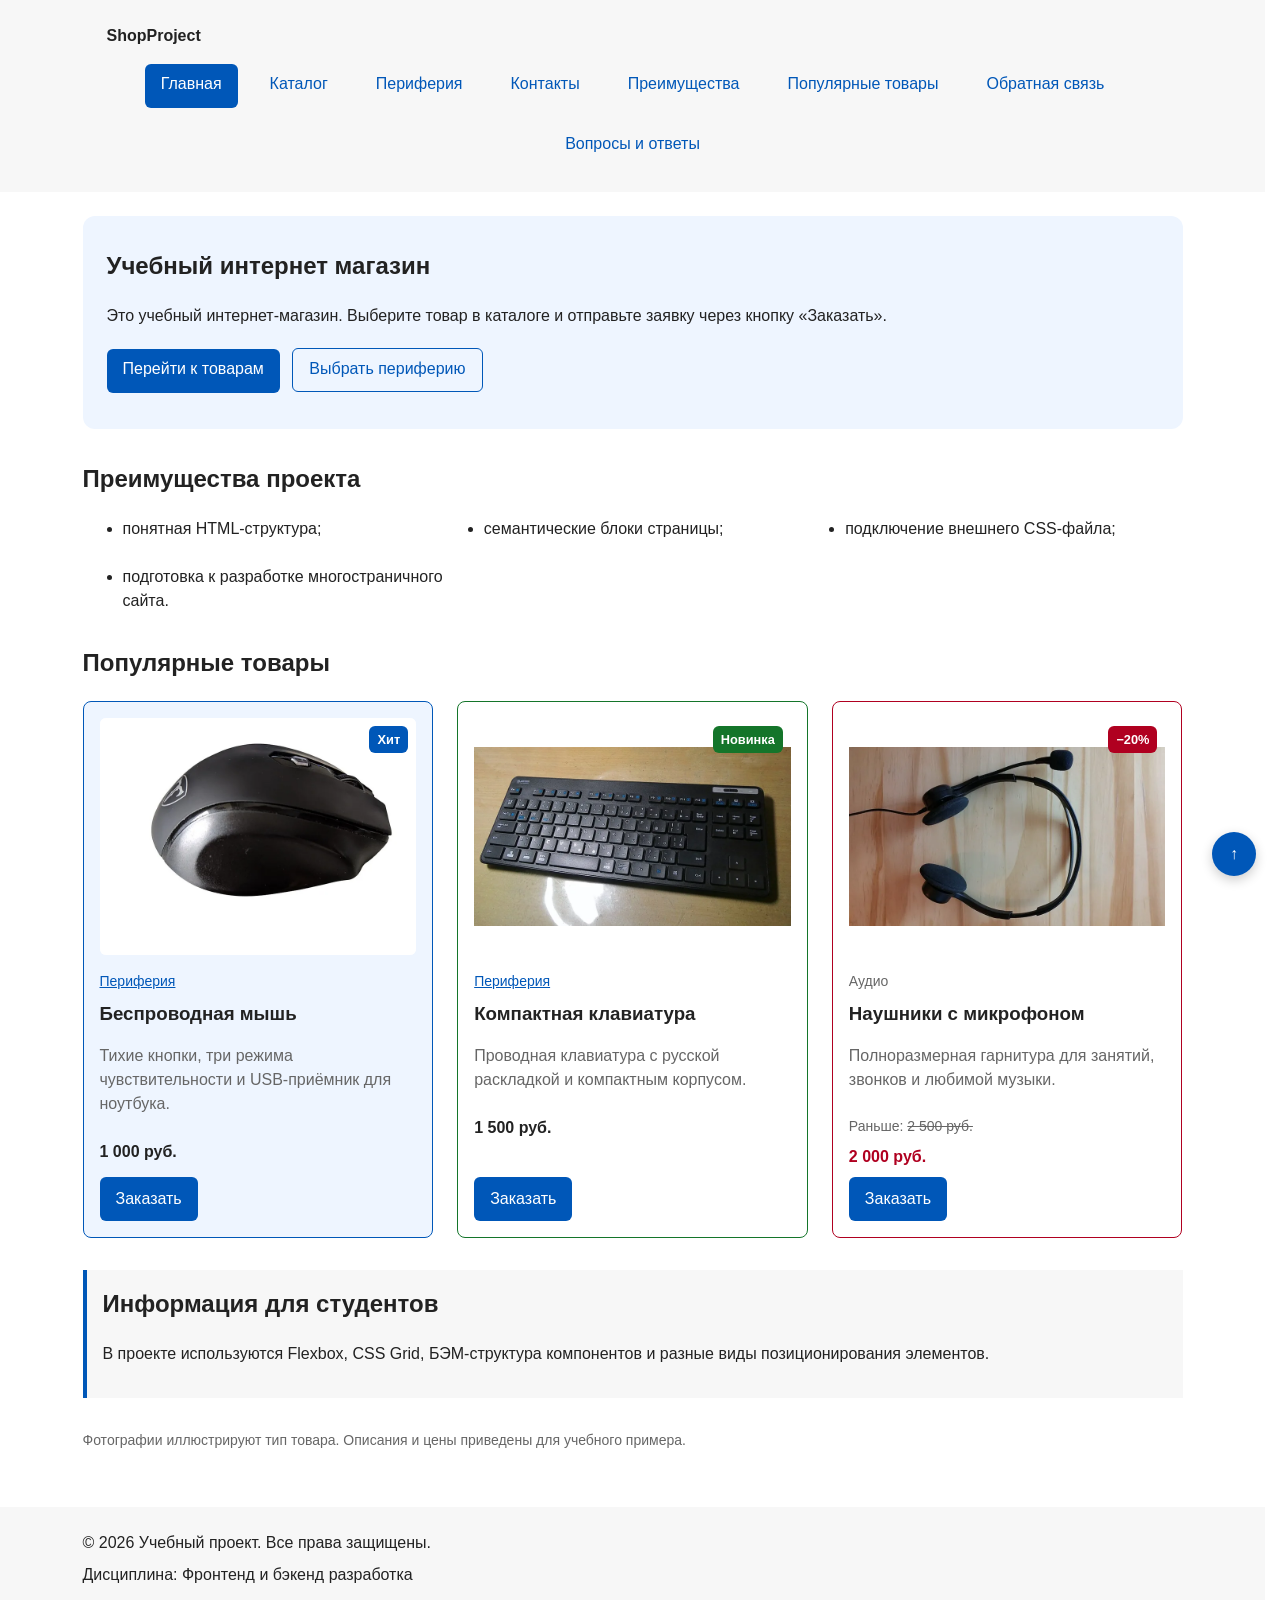
<file: index.html>
<!doctype html>
<html lang="ru">
  <head>
    <meta charset="UTF-8" />
    <meta name="viewport" content="width=device-width, initial-scale=1.0" />
    <meta
      name="description"
      content="Главная страница учебного интернет-магазина: преимущества проекта и популярные товары."
    />
    <title>Учебный интернет магазин</title>
    <link rel="stylesheet" href="css/style.css" />
    <script src="js/main.js" defer></script>
  </head>

  <body>
    <a class="skip-link" href="#main-content">Перейти к содержимому</a>
    <header class="site-header">
      <div class="site-header__inner">
        <a class="site-header__logo" href="index.html">ShopProject</a>

        <nav class="site-nav" aria-label="Основная навигация">
          <ul class="site-nav__list">
            <li class="site-nav__item">
              <a class="site-nav__link site-nav__link--active" href="index.html" aria-current="page"
                >Главная</a
              >
            </li>
            <li class="site-nav__item">
              <a class="site-nav__link" href="catalog.html">Каталог</a>
            </li>
            <li class="site-nav__item"><a class="site-nav__link" href="category.html">Периферия</a></li>
            <li class="site-nav__item">
              <a class="site-nav__link" href="contacts.html">Контакты</a>
            </li>
            <li class="site-nav__item">
              <a class="site-nav__link" href="index.html#advantages"
                >Преимущества</a
              >
            </li>
            <li class="site-nav__item">
              <a class="site-nav__link" href="index.html#popular"
                >Популярные товары</a
              >
            </li>
            <li class="site-nav__item">
              <a class="site-nav__link" href="contacts.html#feedback"
                >Обратная связь</a
              >
            </li>
            <li class="site-nav__item"><a class="site-nav__link" href="catalog.html#faq">Вопросы и ответы</a></li>
          </ul>
        </nav>
      </div>
    </header>

    <main id="main-content" tabindex="-1">
      <section class="hero">
        <h1 class="hero__title">Учебный интернет магазин</h1>
        <p class="hero__description">
          Это учебный интернет-магазин. Выберите товар в каталоге и отправьте
          заявку через кнопку «Заказать».
        </p>
        <a class="button button--primary hero__link" href="#popular">Перейти к товарам</a>
        <a class="button button--secondary hero__link" href="category.html">Выбрать периферию</a>
      </section>

      <section class="section" id="advantages">
        <h2 class="section__title">Преимущества проекта</h2>
        <ul class="advantages-list">
          <li>понятная HTML-структура;</li>
          <li>семантические блоки страницы;</li>
          <li>подключение внешнего CSS-файла;</li>
          <li>подготовка к разработке многостраничного сайта.</li>
        </ul>
      </section>

      <section class="section" id="popular">
        <h2 class="section__title">Популярные товары</h2>

        <div class="products-grid">
            <article class="product-card product-card--featured" id="product-1">
              <span class="product-card__badge">Хит</span>
              <div class="product-card__media">
                <img class="product-card__img" src="images/mouse.webp" width="800" height="600" alt="Чёрная беспроводная компьютерная мышь" loading="lazy" decoding="async" />
                <span class="product-card__fallback" hidden>Фотография временно недоступна</span>
              </div>
              <p class="product-card__category"><a href="category.html">Периферия</a></p>
              <h3 class="product-card__title">Беспроводная мышь</h3>
              <p class="product-card__description">Тихие кнопки, три режима чувствительности и USB-приёмник для ноутбука.</p>
              <p class="product-card__price">1 000 руб.</p>
              <button class="button button--primary product-card__button" type="button" data-product="Беспроводная мышь" aria-haspopup="dialog" aria-controls="order-dialog" aria-label="Заказать: Беспроводная мышь">Заказать</button>
            </article>

            <article class="product-card product-card--new" id="product-2">
              <span class="product-card__badge">Новинка</span>
              <div class="product-card__media">
                <img class="product-card__img" src="images/keyboard.webp" width="800" height="450" alt="Компактная чёрная клавиатура" loading="lazy" decoding="async" />
                <span class="product-card__fallback" hidden>Фотография временно недоступна</span>
              </div>
              <p class="product-card__category"><a href="category.html">Периферия</a></p>
              <h3 class="product-card__title">Компактная клавиатура</h3>
              <p class="product-card__description">Проводная клавиатура с русской раскладкой и компактным корпусом.</p>
              <p class="product-card__price">1 500 руб.</p>
              <button class="button button--primary product-card__button" type="button" data-product="Компактная клавиатура" aria-haspopup="dialog" aria-controls="order-dialog" aria-label="Заказать: Компактная клавиатура">Заказать</button>
            </article>

            <article class="product-card product-card--discount" id="product-3">
              <span class="product-card__badge">−20%</span>
              <div class="product-card__media">
                <img class="product-card__img" src="images/headphones.webp" width="800" height="450" alt="Полноразмерные наушники с микрофоном" loading="lazy" decoding="async" />
                <span class="product-card__fallback" hidden>Фотография временно недоступна</span>
              </div>
              <p class="product-card__category">Аудио</p>
              <h3 class="product-card__title">Наушники с микрофоном</h3>
              <p class="product-card__description">Полноразмерная гарнитура для занятий, звонков и любимой музыки.</p>
              <p class="product-card__old-price">Раньше: <del>2 500 руб.</del></p>
              <p class="product-card__price">2 000 руб.</p>
              <button class="button button--primary product-card__button" type="button" data-product="Наушники с микрофоном" aria-haspopup="dialog" aria-controls="order-dialog" aria-label="Заказать: Наушники с микрофоном">Заказать</button>
            </article>
        </div>
      </section>

      <aside class="aside-info">
        <h2 class="aside-info__title">Информация для студентов</h2>
        <p class="aside-info__text">
          В проекте используются Flexbox, CSS Grid, БЭМ-структура компонентов и
          разные виды позиционирования элементов.
        </p>
      </aside>
      <p class="section image-note">Фотографии иллюстрируют тип товара. Описания и цены приведены для учебного примера.</p>
    </main>

    <dialog class="order-dialog" id="order-dialog" aria-labelledby="order-dialog-title" aria-describedby="order-dialog-description">
      <div class="order-dialog__header">
        <h2 class="order-dialog__title" id="order-dialog-title" tabindex="-1" autofocus>Оформление заявки</h2>
        <button class="order-dialog__close" type="button" data-close-dialog aria-label="Закрыть окно заявки">×</button>
      </div>
      <p class="order-dialog__description" id="order-dialog-description">Заполните форму, чтобы подготовить учебную заявку. Данные не отправляются на сервер.</p>
      <div class="order-dialog__product">
        <p id="order-product-name"></p>
        <p class="order-dialog__price" id="order-product-price"></p>
      </div>
      <form class="order-form" id="order-form" action="#" method="post" novalidate>
        <p class="order-form__hint">Поля со звёздочкой (*) обязательны.</p>
        <p class="order-form__summary" id="order-errors" role="alert" aria-atomic="true"></p>
        <input id="selected-product" name="selected-product" type="hidden" />
        <div class="order-form__grid">
          <div class="order-form__field">
            <label class="order-form__label" for="order-name">Имя <span aria-hidden="true">*</span></label>
            <input class="order-form__input" id="order-name" name="name" type="text" autocomplete="name" maxlength="80" required aria-describedby="order-name-hint order-name-error" />
            <small class="order-form__hint" id="order-name-hint">Например, Анна</small>
            <span class="order-form__error" id="order-name-error"></span>
          </div>
          <div class="order-form__field">
            <label class="order-form__label" for="order-email">E-mail <span aria-hidden="true">*</span></label>
            <input class="order-form__input" id="order-email" name="email" type="email" autocomplete="email" maxlength="120" required aria-describedby="order-email-hint order-email-error" />
            <small class="order-form__hint" id="order-email-hint">Например, anna@example.com</small>
            <span class="order-form__error" id="order-email-error"></span>
          </div>
          <div class="order-form__field">
            <label class="order-form__label" for="order-phone">Телефон <span aria-hidden="true">*</span></label>
            <input class="order-form__input" id="order-phone" name="phone" type="tel" autocomplete="tel" inputmode="tel" maxlength="30" required aria-describedby="order-phone-hint order-phone-error" />
            <small class="order-form__hint" id="order-phone-hint">Можно ввести +7 (900) 123-45-67, +79001234567 или 89001234567.</small>
            <span class="order-form__error" id="order-phone-error"></span>
          </div>
          <div class="order-form__field">
            <label class="order-form__label" for="order-date">Дата связи (необязательно)</label>
            <input class="order-form__input" id="order-date" name="date" type="date"  aria-describedby="order-date-hint order-date-error" />
            <small class="order-form__hint" id="order-date-hint">Необязательно. Выберите сегодня или более позднюю дату.</small>
            <span class="order-form__error" id="order-date-error"></span>
          </div>
        </div>
        <div class="order-form__field">
          <label class="order-form__label" for="order-topic">Тема заявки <span aria-hidden="true">*</span></label>
          <select class="order-form__select" id="order-topic" name="topic" required aria-describedby="order-topic-error">
            <option value="">Выберите тему</option>
            <option value="product" selected>Заказ товара</option>
            <option value="consultation">Консультация</option>
            <option value="delivery">Доставка</option>
          </select>
          <span class="order-form__error" id="order-topic-error"></span>
        </div>
        <div class="order-form__field">
          <label class="order-form__label" for="order-comment">Комментарий (необязательно)</label>
          <textarea class="order-form__textarea" id="order-comment" name="comment" rows="3" maxlength="1000" aria-describedby="order-comment-hint"></textarea>
          <small class="order-form__hint" id="order-comment-hint">Дополнительные пожелания, до 1 000 символов.</small>
        </div>
        <div class="order-form__field">
          <label class="order-form__checkbox-label" for="order-agreement">
            <input class="order-form__checkbox" id="order-agreement" name="agreement" type="checkbox" required aria-describedby="order-agreement-error" />
            <span>Я согласен на обработку данных <span aria-hidden="true">*</span></span>
          </label>
          <span class="order-form__error" id="order-agreement-error"></span>
        </div>
        <div class="order-form__actions">
          <button class="button button--secondary" type="button" id="close-order-dialog" data-close-dialog>Отмена</button>
          <button class="button button--primary" type="submit">Отправить заявку</button>
        </div>
      </form>
      <div class="order-dialog__success" id="order-success" hidden>
        <h3 id="success-message" tabindex="-1">Учебная заявка заполнена</h3>
        <p>Все поля заполнены верно. Данные не отправлены на сервер; заказ и оплата не выполняются.</p>
        <button class="button button--primary" type="button" data-close-dialog>Вернуться к товарам</button>
      </div>
    </dialog>

    <a class="back-to-top" href="#" aria-label="Вернуться в начало страницы"
      >↑</a
    >

    <footer class="site-footer" id="contacts">
      <p class="site-footer__text">&copy; 2026 Учебный проект. Все права защищены.</p>
      <p class="site-footer__text">Дисциплина: Фронтенд и бэкенд разработка</p>
    </footer>
  </body>
</html>
</file>
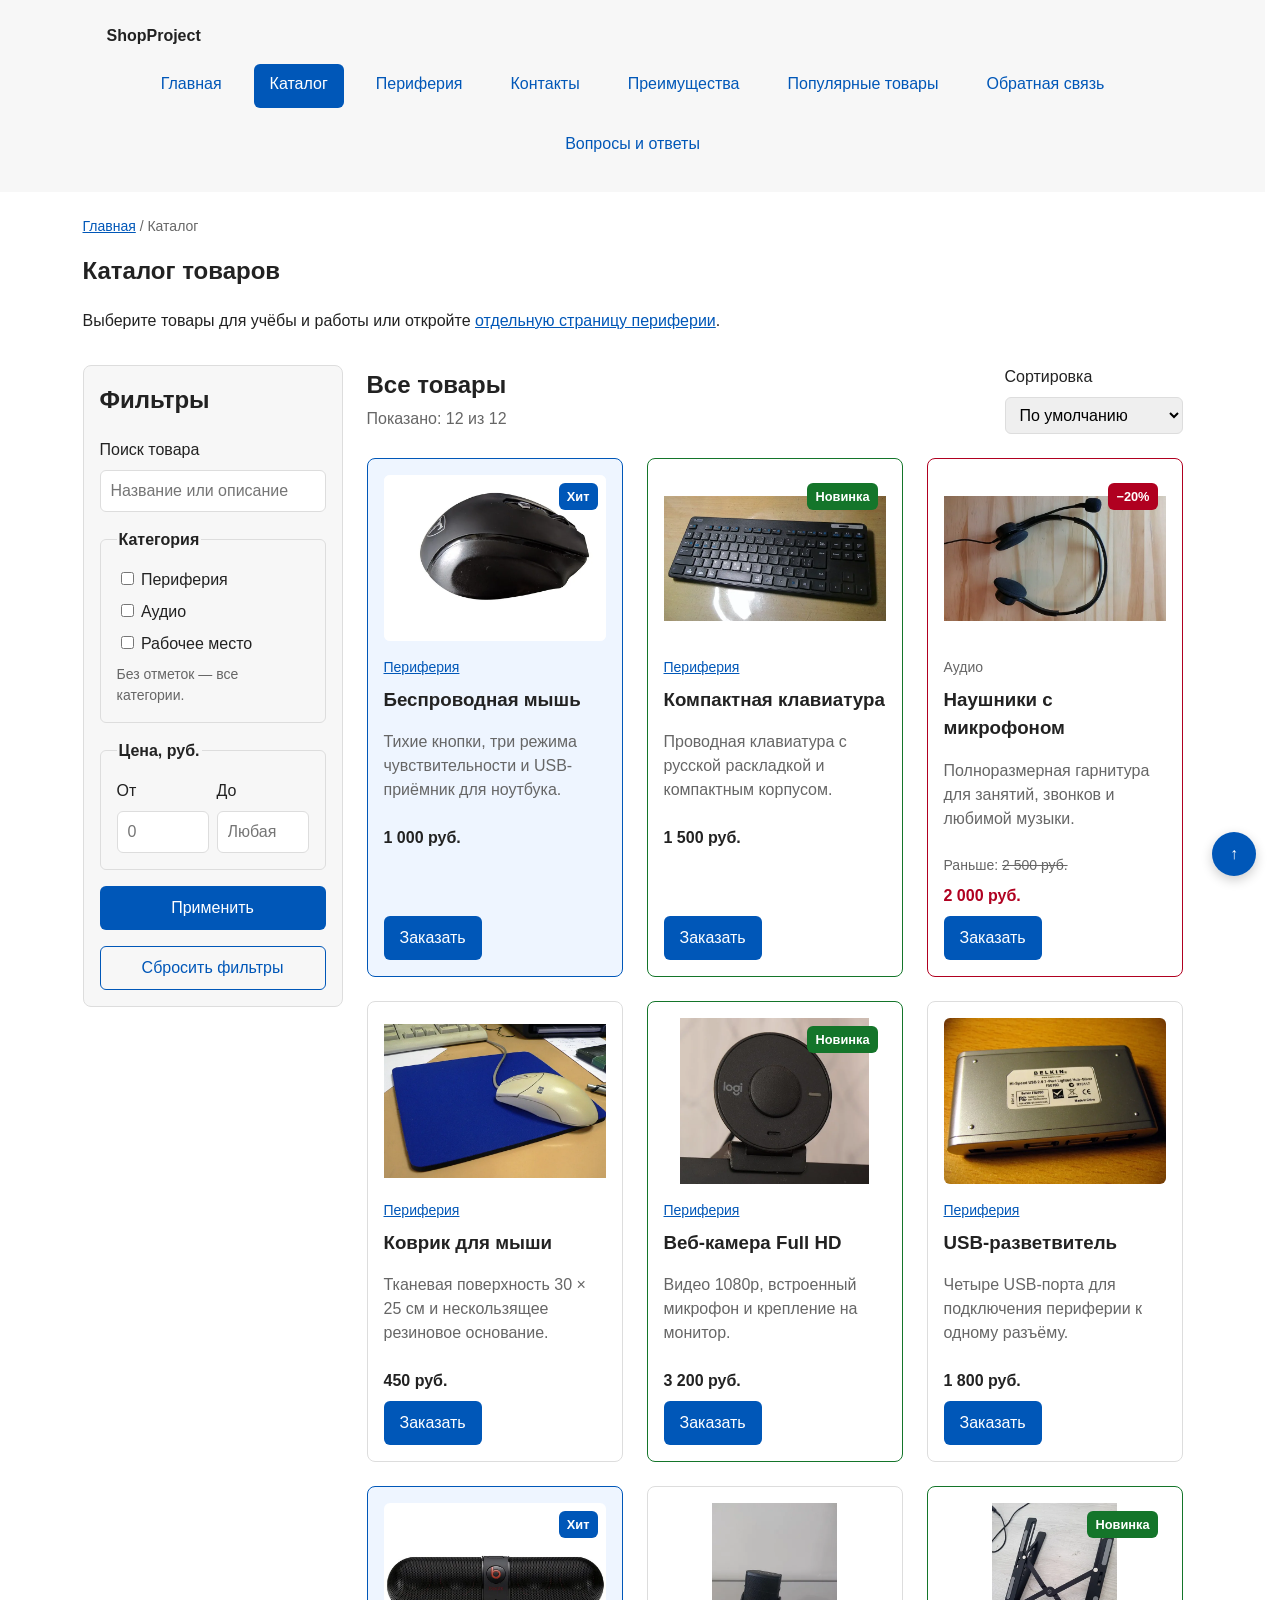
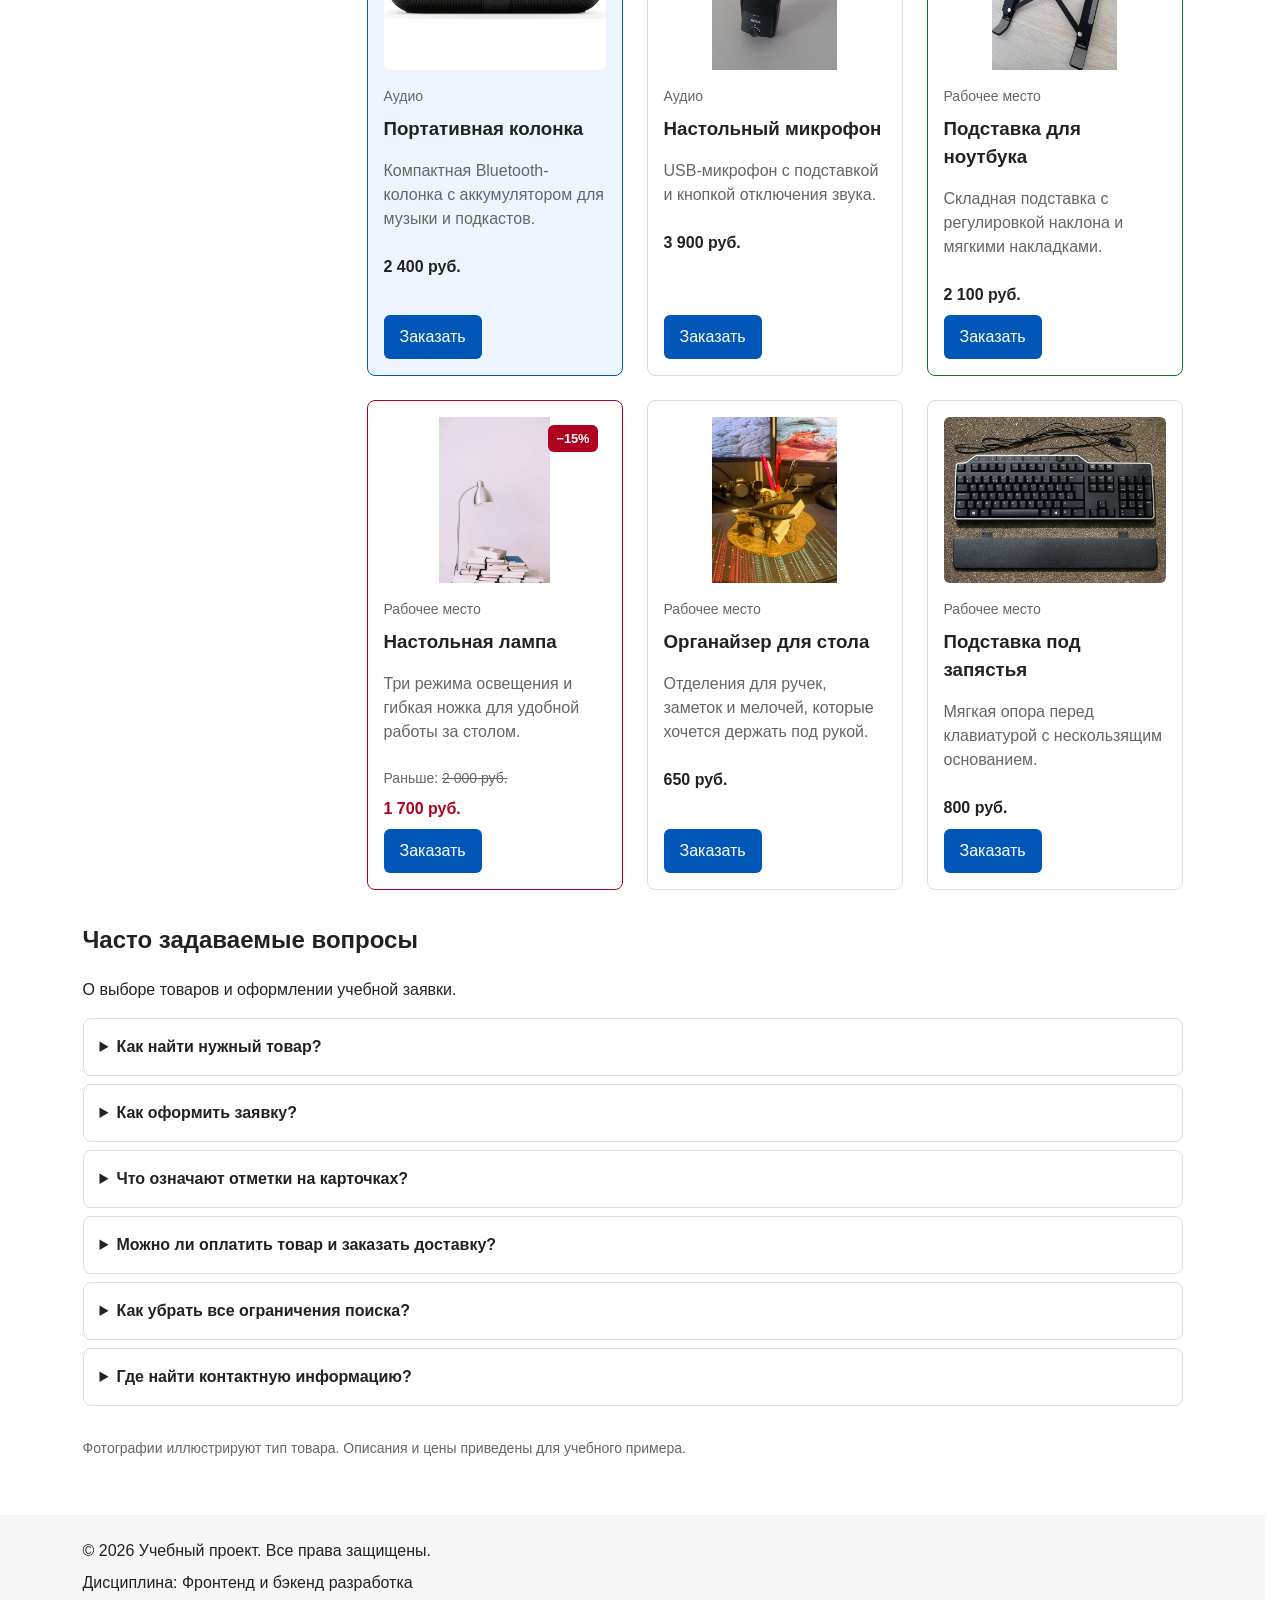
<file: catalog.html>
<!doctype html>
<html lang="ru">
  <head>
    <meta charset="UTF-8" />
    <meta name="viewport" content="width=device-width, initial-scale=1.0" />
    <meta
      name="description"
      content="Каталог товаров учебного интернет-магазина."
    />
    <title>Каталог товаров — Учебный интернет-магазин</title>
    <link rel="stylesheet" href="css/style.css" />
    <script src="js/main.js" defer></script>
    <script src="js/catalog.js" defer></script>
  </head>
  <body>
    <a class="skip-link" href="#main-content">Перейти к содержимому</a>
    <header class="site-header">
      <div class="site-header__inner">
        <a class="site-header__logo" href="index.html">ShopProject</a>

        <nav class="site-nav" aria-label="Основная навигация">
          <ul class="site-nav__list">
            <li class="site-nav__item"><a class="site-nav__link" href="index.html">Главная</a></li>
            <li class="site-nav__item"><a class="site-nav__link site-nav__link--active" href="catalog.html" aria-current="page">Каталог</a></li>
            <li class="site-nav__item"><a class="site-nav__link" href="category.html">Периферия</a></li>
            <li class="site-nav__item"><a class="site-nav__link" href="contacts.html">Контакты</a></li>
            <li class="site-nav__item"><a class="site-nav__link" href="index.html#advantages">Преимущества</a></li>
            <li class="site-nav__item"><a class="site-nav__link" href="index.html#popular">Популярные товары</a></li>
            <li class="site-nav__item"><a class="site-nav__link" href="contacts.html#feedback">Обратная связь</a></li>
            <li class="site-nav__item"><a class="site-nav__link" href="catalog.html#faq">Вопросы и ответы</a></li>
          </ul>
        </nav>
      </div>
    </header>

    <main id="main-content" tabindex="-1">
      <nav class="breadcrumbs" aria-label="Хлебные крошки">
        <a class="breadcrumbs__link" href="index.html">Главная</a>
        <span class="breadcrumbs__current">Каталог</span>
      </nav>

      <section class="section">
        <h1 class="section__title" id="catalog-title">Каталог товаров</h1>
        <p class="section__text">
          Выберите товары для учёбы и работы или откройте <a href="category.html">отдельную страницу периферии</a>.
        </p>
      </section>

      <div class="catalog-layout">
        <aside class="catalog-filters" aria-labelledby="filters-title">
          <h2 class="catalog-filters__title" id="filters-title">Фильтры</h2>
          <form class="filters-form" id="catalog-filters" action="catalog.html" method="get" novalidate>
            <div>
              <label class="filters-form__label" for="product-search">Поиск товара</label>
              <input class="filters-form__input" id="product-search" name="search" type="search" placeholder="Название или описание" />
            </div>
            <fieldset class="filters-form__fieldset">
              <legend class="filters-form__legend">Категория</legend>
              <label class="filters-form__label">
                <input class="filters-form__checkbox" type="checkbox" name="category" value="peripherals" /> Периферия
              </label>
              <label class="filters-form__label">
                <input class="filters-form__checkbox" type="checkbox" name="category" value="audio" /> Аудио
              </label>
              <label class="filters-form__label">
                <input class="filters-form__checkbox" type="checkbox" name="category" value="workspace" /> Рабочее место
              </label>
              <p class="filters-form__hint">Без отметок — все категории.</p>
            </fieldset>
            <fieldset class="filters-form__fieldset">
              <legend class="filters-form__legend">Цена, руб.</legend>
              <div class="filters-form__range">
                <div>
                  <label class="filters-form__label" for="price-from">От</label>
                  <input class="filters-form__input" id="price-from" name="price-from" type="number" min="0" step="1" placeholder="0" />
                </div>
                <div>
                  <label class="filters-form__label" for="price-to">До</label>
                  <input class="filters-form__input" id="price-to" name="price-to" type="number" min="0" step="1" placeholder="Любая" />
                </div>
              </div>
            </fieldset>
            <button class="button button--primary" type="submit">Применить</button>
            <button class="button button--secondary" type="reset">Сбросить фильтры</button>
          </form>
        </aside>

        <section class="catalog-products" aria-labelledby="products-title">
          <div class="catalog-products__toolbar">
            <div>
              <h2 class="catalog-products__title" id="products-title">Все товары</h2>
              <p class="catalog-products__count" id="products-count" role="status" aria-live="polite" aria-atomic="true">Показано: 12 из 12</p>
            </div>
            <div class="catalog-products__sorting">
              <label class="filters-form__label" for="product-sort">Сортировка</label>
              <select class="filters-form__input" id="product-sort">
                <option value="default">По умолчанию</option>
                <option value="price-asc">Сначала дешевле</option>
                <option value="price-desc">Сначала дороже</option>
                <option value="name">По названию</option>
              </select>
            </div>
          </div>
          <div class="products-grid" id="catalog-grid">
            <article class="product-card product-card--featured" id="product-1" data-category="peripherals" data-price="1000">
              <span class="product-card__badge">Хит</span>
              <div class="product-card__media">
                <img class="product-card__img" src="images/mouse.webp" width="800" height="600" alt="Чёрная беспроводная компьютерная мышь" loading="lazy" decoding="async" />
                <span class="product-card__fallback" hidden>Фотография временно недоступна</span>
              </div>
              <p class="product-card__category"><a href="category.html">Периферия</a></p>
              <h3 class="product-card__title">Беспроводная мышь</h3>
              <p class="product-card__description">Тихие кнопки, три режима чувствительности и USB-приёмник для ноутбука.</p>
              <p class="product-card__price">1 000 руб.</p>
              <button class="button button--primary product-card__button" type="button" data-product="Беспроводная мышь" aria-haspopup="dialog" aria-controls="order-dialog" aria-label="Заказать: Беспроводная мышь">Заказать</button>
            </article>

            <article class="product-card product-card--new" id="product-2" data-category="peripherals" data-price="1500">
              <span class="product-card__badge">Новинка</span>
              <div class="product-card__media">
                <img class="product-card__img" src="images/keyboard.webp" width="800" height="450" alt="Компактная чёрная клавиатура" loading="lazy" decoding="async" />
                <span class="product-card__fallback" hidden>Фотография временно недоступна</span>
              </div>
              <p class="product-card__category"><a href="category.html">Периферия</a></p>
              <h3 class="product-card__title">Компактная клавиатура</h3>
              <p class="product-card__description">Проводная клавиатура с русской раскладкой и компактным корпусом.</p>
              <p class="product-card__price">1 500 руб.</p>
              <button class="button button--primary product-card__button" type="button" data-product="Компактная клавиатура" aria-haspopup="dialog" aria-controls="order-dialog" aria-label="Заказать: Компактная клавиатура">Заказать</button>
            </article>

            <article class="product-card product-card--discount" id="product-3" data-category="audio" data-price="2000">
              <span class="product-card__badge">−20%</span>
              <div class="product-card__media">
                <img class="product-card__img" src="images/headphones.webp" width="800" height="450" alt="Полноразмерные наушники с микрофоном" loading="lazy" decoding="async" />
                <span class="product-card__fallback" hidden>Фотография временно недоступна</span>
              </div>
              <p class="product-card__category">Аудио</p>
              <h3 class="product-card__title">Наушники с микрофоном</h3>
              <p class="product-card__description">Полноразмерная гарнитура для занятий, звонков и любимой музыки.</p>
              <p class="product-card__old-price">Раньше: <del>2 500 руб.</del></p>
              <p class="product-card__price">2 000 руб.</p>
              <button class="button button--primary product-card__button" type="button" data-product="Наушники с микрофоном" aria-haspopup="dialog" aria-controls="order-dialog" aria-label="Заказать: Наушники с микрофоном">Заказать</button>
            </article>

            <article class="product-card" id="product-4" data-category="peripherals" data-price="450">
              <div class="product-card__media">
                <img class="product-card__img" src="images/mousepad.webp" width="800" height="554" alt="Прямоугольный коврик под компьютерной мышью" loading="lazy" decoding="async" />
                <span class="product-card__fallback" hidden>Фотография временно недоступна</span>
              </div>
              <p class="product-card__category"><a href="category.html">Периферия</a></p>
              <h3 class="product-card__title">Коврик для мыши</h3>
              <p class="product-card__description">Тканевая поверхность 30 × 25 см и нескользящее резиновое основание.</p>
              <p class="product-card__price">450 руб.</p>
              <button class="button button--primary product-card__button" type="button" data-product="Коврик для мыши" aria-haspopup="dialog" aria-controls="order-dialog" aria-label="Заказать: Коврик для мыши">Заказать</button>
            </article>

            <article class="product-card product-card--new" id="product-5" data-category="peripherals" data-price="3200">
              <span class="product-card__badge">Новинка</span>
              <div class="product-card__media">
                <img class="product-card__img" src="images/webcam.webp" width="681" height="600" alt="Веб-камера на креплении для монитора" loading="lazy" decoding="async" />
                <span class="product-card__fallback" hidden>Фотография временно недоступна</span>
              </div>
              <p class="product-card__category"><a href="category.html">Периферия</a></p>
              <h3 class="product-card__title">Веб-камера Full HD</h3>
              <p class="product-card__description">Видео 1080p, встроенный микрофон и крепление на монитор.</p>
              <p class="product-card__price">3 200 руб.</p>
              <button class="button button--primary product-card__button" type="button" data-product="Веб-камера Full HD" aria-haspopup="dialog" aria-controls="order-dialog" aria-label="Заказать: Веб-камера Full HD">Заказать</button>
            </article>

            <article class="product-card" id="product-6" data-category="peripherals" data-price="1800">
              <div class="product-card__media">
                <img class="product-card__img" src="images/usb-hub.webp" width="800" height="600" alt="USB-разветвитель для подключения периферии" loading="lazy" decoding="async" />
                <span class="product-card__fallback" hidden>Фотография временно недоступна</span>
              </div>
              <p class="product-card__category"><a href="category.html">Периферия</a></p>
              <h3 class="product-card__title">USB-разветвитель</h3>
              <p class="product-card__description">Четыре USB-порта для подключения периферии к одному разъёму.</p>
              <p class="product-card__price">1 800 руб.</p>
              <button class="button button--primary product-card__button" type="button" data-product="USB-разветвитель" aria-haspopup="dialog" aria-controls="order-dialog" aria-label="Заказать: USB-разветвитель">Заказать</button>
            </article>

            <article class="product-card product-card--featured" id="product-7" data-category="audio" data-price="2400">
              <span class="product-card__badge">Хит</span>
              <div class="product-card__media">
                <img class="product-card__img" src="images/speaker.webp" width="800" height="236" alt="Чёрная портативная Bluetooth-колонка" loading="lazy" decoding="async" />
                <span class="product-card__fallback" hidden>Фотография временно недоступна</span>
              </div>
              <p class="product-card__category">Аудио</p>
              <h3 class="product-card__title">Портативная колонка</h3>
              <p class="product-card__description">Компактная Bluetooth-колонка с аккумулятором для музыки и подкастов.</p>
              <p class="product-card__price">2 400 руб.</p>
              <button class="button button--primary product-card__button" type="button" data-product="Портативная колонка" aria-haspopup="dialog" aria-controls="order-dialog" aria-label="Заказать: Портативная колонка">Заказать</button>
            </article>

            <article class="product-card" id="product-8" data-category="audio" data-price="3900">
              <div class="product-card__media">
                <img class="product-card__img" src="images/microphone.webp" width="450" height="600" alt="Настольный USB-микрофон на подставке" loading="lazy" decoding="async" />
                <span class="product-card__fallback" hidden>Фотография временно недоступна</span>
              </div>
              <p class="product-card__category">Аудио</p>
              <h3 class="product-card__title">Настольный микрофон</h3>
              <p class="product-card__description">USB-микрофон с подставкой и кнопкой отключения звука.</p>
              <p class="product-card__price">3 900 руб.</p>
              <button class="button button--primary product-card__button" type="button" data-product="Настольный микрофон" aria-haspopup="dialog" aria-controls="order-dialog" aria-label="Заказать: Настольный микрофон">Заказать</button>
            </article>

            <article class="product-card product-card--new" id="product-9" data-category="workspace" data-price="2100">
              <span class="product-card__badge">Новинка</span>
              <div class="product-card__media">
                <img class="product-card__img" src="images/laptop-stand.webp" width="450" height="600" alt="Складная металлическая подставка для ноутбука" loading="lazy" decoding="async" />
                <span class="product-card__fallback" hidden>Фотография временно недоступна</span>
              </div>
              <p class="product-card__category">Рабочее место</p>
              <h3 class="product-card__title">Подставка для ноутбука</h3>
              <p class="product-card__description">Складная подставка с регулировкой наклона и мягкими накладками.</p>
              <p class="product-card__price">2 100 руб.</p>
              <button class="button button--primary product-card__button" type="button" data-product="Подставка для ноутбука" aria-haspopup="dialog" aria-controls="order-dialog" aria-label="Заказать: Подставка для ноутбука">Заказать</button>
            </article>

            <article class="product-card product-card--discount" id="product-10" data-category="workspace" data-price="1700">
              <span class="product-card__badge">−15%</span>
              <div class="product-card__media">
                <img class="product-card__img" src="images/lamp.webp" width="400" height="600" alt="Настольная лампа" loading="lazy" decoding="async" />
                <span class="product-card__fallback" hidden>Фотография временно недоступна</span>
              </div>
              <p class="product-card__category">Рабочее место</p>
              <h3 class="product-card__title">Настольная лампа</h3>
              <p class="product-card__description">Три режима освещения и гибкая ножка для удобной работы за столом.</p>
              <p class="product-card__old-price">Раньше: <del>2 000 руб.</del></p>
              <p class="product-card__price">1 700 руб.</p>
              <button class="button button--primary product-card__button" type="button" data-product="Настольная лампа" aria-haspopup="dialog" aria-controls="order-dialog" aria-label="Заказать: Настольная лампа">Заказать</button>
            </article>

            <article class="product-card" id="product-11" data-category="workspace" data-price="650">
              <div class="product-card__media">
                <img class="product-card__img" src="images/organizer.webp" width="450" height="600" alt="Настольный органайзер с отделениями для ручек" loading="lazy" decoding="async" />
                <span class="product-card__fallback" hidden>Фотография временно недоступна</span>
              </div>
              <p class="product-card__category">Рабочее место</p>
              <h3 class="product-card__title">Органайзер для стола</h3>
              <p class="product-card__description">Отделения для ручек, заметок и мелочей, которые хочется держать под рукой.</p>
              <p class="product-card__price">650 руб.</p>
              <button class="button button--primary product-card__button" type="button" data-product="Органайзер для стола" aria-haspopup="dialog" aria-controls="order-dialog" aria-label="Заказать: Органайзер для стола">Заказать</button>
            </article>

            <article class="product-card" id="product-12" data-category="workspace" data-price="800">
              <div class="product-card__media">
                <img class="product-card__img" src="images/wrist-rest.webp" width="800" height="600" alt="Подставка под запястья перед клавиатурой" loading="lazy" decoding="async" />
                <span class="product-card__fallback" hidden>Фотография временно недоступна</span>
              </div>
              <p class="product-card__category">Рабочее место</p>
              <h3 class="product-card__title">Подставка под запястья</h3>
              <p class="product-card__description">Мягкая опора перед клавиатурой с нескользящим основанием.</p>
              <p class="product-card__price">800 руб.</p>
              <button class="button button--primary product-card__button" type="button" data-product="Подставка под запястья" aria-haspopup="dialog" aria-controls="order-dialog" aria-label="Заказать: Подставка под запястья">Заказать</button>
            </article>
          </div>
          <div class="catalog-products__empty" id="catalog-empty" hidden>
            <h3 class="catalog-products__empty-title">Ничего не найдено</h3>
            <p>Попробуйте изменить запрос, выбрать другую категорию или расширить диапазон цен.</p>
            <button class="button button--secondary" type="reset" form="catalog-filters">Сбросить фильтры</button>
          </div>
        </section>
      </div>

      <section class="faq section" id="faq" aria-labelledby="faq-title">
        <h2 class="section__title" id="faq-title">Часто задаваемые вопросы</h2>
        <p class="section__text">О выборе товаров и оформлении учебной заявки.</p>
        <details class="faq__item">
          <summary class="faq__question">Как найти нужный товар?</summary>
          <div class="faq__answer"><p>Введите название или слово из описания, отметьте категории и при необходимости укажите цену. Нажмите «Применить». Можно выбрать несколько категорий; если не отмечена ни одна, поиск идёт по всем товарам.</p></div>
        </details>
        <details class="faq__item">
          <summary class="faq__question">Как оформить заявку?</summary>
          <div class="faq__answer"><p>Нажмите «Заказать» в карточке товара. В открывшейся форме проверьте выбранный товар, заполните обязательные поля и нажмите «Отправить заявку».</p></div>
        </details>
        <details class="faq__item">
          <summary class="faq__question">Что означают отметки на карточках?</summary>
          <div class="faq__answer"><p>«Хит» отмечает популярные товары, «Новинка» — новые поступления. На карточках со скидкой указаны её размер, прежняя и текущая цены. При фильтрации и сортировке используется текущая цена.</p></div>
        </details>
        <details class="faq__item">
          <summary class="faq__question">Можно ли оплатить товар и заказать доставку?</summary>
          <div class="faq__answer"><p>Это учебный магазин: оплата и доставка не выполняются. Форма демонстрирует оформление заявки, а введённые данные не отправляются на сервер.</p></div>
        </details>
        <details class="faq__item">
          <summary class="faq__question">Как убрать все ограничения поиска?</summary>
          <div class="faq__answer"><p>Нажмите «Сбросить фильтры». Поиск и поля цены очистятся, отметки категорий снимутся, а каталог вернётся к исходному порядку товаров.</p></div>
        </details>
        <details class="faq__item">
          <summary class="faq__question">Где найти контактную информацию?</summary>
          <div class="faq__answer"><p>Перейдите на страницу <a href="contacts.html">«Контакты»</a>. Там размещены демонстрационные контакты магазина и раздел обратной связи.</p></div>
        </details>
      </section>
      <p class="section image-note">Фотографии иллюстрируют тип товара. Описания и цены приведены для учебного примера.</p>
    </main>

    <dialog class="order-dialog" id="order-dialog" aria-labelledby="order-dialog-title" aria-describedby="order-dialog-description">
      <div class="order-dialog__header">
        <h2 class="order-dialog__title" id="order-dialog-title" tabindex="-1" autofocus>Оформление заявки</h2>
        <button class="order-dialog__close" type="button" data-close-dialog aria-label="Закрыть окно заявки">×</button>
      </div>
      <p class="order-dialog__description" id="order-dialog-description">Заполните форму, чтобы подготовить учебную заявку. Данные не отправляются на сервер.</p>
      <div class="order-dialog__product">
        <p id="order-product-name"></p>
        <p class="order-dialog__price" id="order-product-price"></p>
      </div>
      <form class="order-form" id="order-form" action="#" method="post" novalidate>
        <p class="order-form__hint">Поля со звёздочкой (*) обязательны.</p>
        <p class="order-form__summary" id="order-errors" role="alert" aria-atomic="true"></p>
        <input id="selected-product" name="selected-product" type="hidden" />
        <div class="order-form__grid">
          <div class="order-form__field">
            <label class="order-form__label" for="order-name">Имя <span aria-hidden="true">*</span></label>
            <input class="order-form__input" id="order-name" name="name" type="text" autocomplete="name" maxlength="80" required aria-describedby="order-name-hint order-name-error" />
            <small class="order-form__hint" id="order-name-hint">Например, Анна</small>
            <span class="order-form__error" id="order-name-error"></span>
          </div>
          <div class="order-form__field">
            <label class="order-form__label" for="order-email">E-mail <span aria-hidden="true">*</span></label>
            <input class="order-form__input" id="order-email" name="email" type="email" autocomplete="email" maxlength="120" required aria-describedby="order-email-hint order-email-error" />
            <small class="order-form__hint" id="order-email-hint">Например, anna@example.com</small>
            <span class="order-form__error" id="order-email-error"></span>
          </div>
          <div class="order-form__field">
            <label class="order-form__label" for="order-phone">Телефон <span aria-hidden="true">*</span></label>
            <input class="order-form__input" id="order-phone" name="phone" type="tel" autocomplete="tel" inputmode="tel" maxlength="30" required aria-describedby="order-phone-hint order-phone-error" />
            <small class="order-form__hint" id="order-phone-hint">Можно ввести +7 (900) 123-45-67, +79001234567 или 89001234567.</small>
            <span class="order-form__error" id="order-phone-error"></span>
          </div>
          <div class="order-form__field">
            <label class="order-form__label" for="order-date">Дата связи (необязательно)</label>
            <input class="order-form__input" id="order-date" name="date" type="date"  aria-describedby="order-date-hint order-date-error" />
            <small class="order-form__hint" id="order-date-hint">Необязательно. Выберите сегодня или более позднюю дату.</small>
            <span class="order-form__error" id="order-date-error"></span>
          </div>
        </div>
        <div class="order-form__field">
          <label class="order-form__label" for="order-topic">Тема заявки <span aria-hidden="true">*</span></label>
          <select class="order-form__select" id="order-topic" name="topic" required aria-describedby="order-topic-error">
            <option value="">Выберите тему</option>
            <option value="product" selected>Заказ товара</option>
            <option value="consultation">Консультация</option>
            <option value="delivery">Доставка</option>
          </select>
          <span class="order-form__error" id="order-topic-error"></span>
        </div>
        <div class="order-form__field">
          <label class="order-form__label" for="order-comment">Комментарий (необязательно)</label>
          <textarea class="order-form__textarea" id="order-comment" name="comment" rows="3" maxlength="1000" aria-describedby="order-comment-hint"></textarea>
          <small class="order-form__hint" id="order-comment-hint">Дополнительные пожелания, до 1 000 символов.</small>
        </div>
        <div class="order-form__field">
          <label class="order-form__checkbox-label" for="order-agreement">
            <input class="order-form__checkbox" id="order-agreement" name="agreement" type="checkbox" required aria-describedby="order-agreement-error" />
            <span>Я согласен на обработку данных <span aria-hidden="true">*</span></span>
          </label>
          <span class="order-form__error" id="order-agreement-error"></span>
        </div>
        <div class="order-form__actions">
          <button class="button button--secondary" type="button" id="close-order-dialog" data-close-dialog>Отмена</button>
          <button class="button button--primary" type="submit">Отправить заявку</button>
        </div>
      </form>
      <div class="order-dialog__success" id="order-success" hidden>
        <h3 id="success-message" tabindex="-1">Учебная заявка заполнена</h3>
        <p>Все поля заполнены верно. Данные не отправлены на сервер; заказ и оплата не выполняются.</p>
        <button class="button button--primary" type="button" data-close-dialog>Вернуться к товарам</button>
      </div>
    </dialog>

    <a class="back-to-top" href="#" aria-label="Вернуться в начало страницы">↑</a>

    <footer class="site-footer">
      <p class="site-footer__text">&copy; 2026 Учебный проект. Все права защищены.</p>
      <p class="site-footer__text">Дисциплина: Фронтенд и бэкенд разработка</p>
    </footer>
  </body>
</html>
</file>
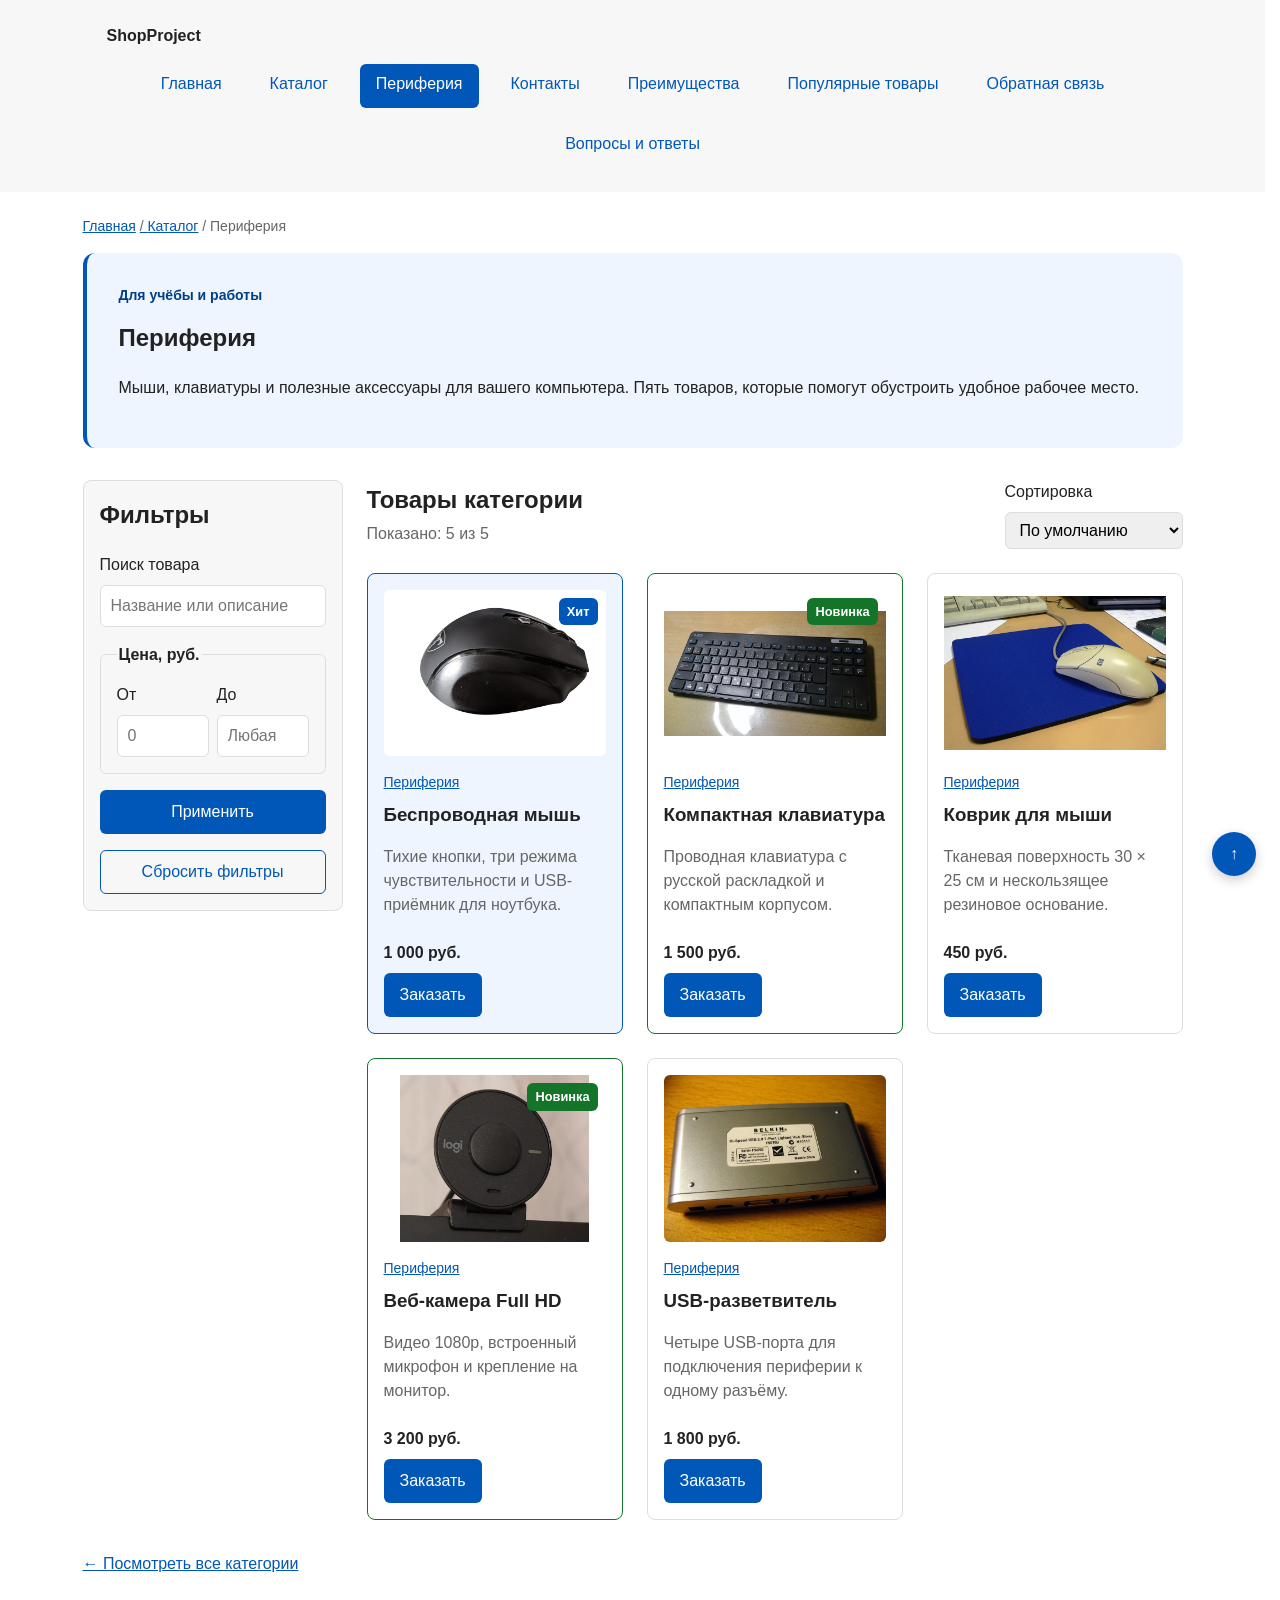
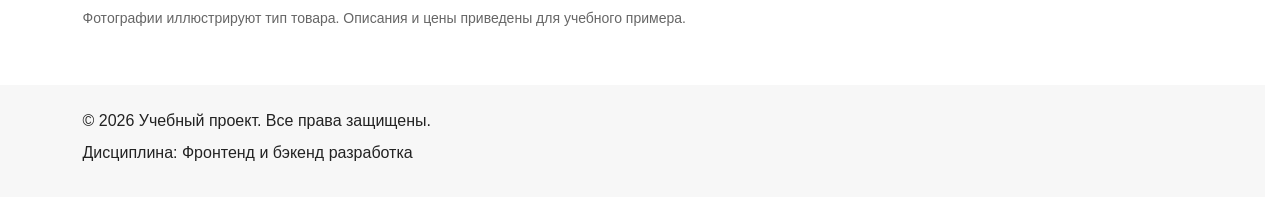
<file: category.html>
<!doctype html>
<html lang="ru">
  <head>
    <meta charset="UTF-8" />
    <meta name="viewport" content="width=device-width, initial-scale=1.0" />
    <meta
      name="description"
      content="Периферия для учёбы и работы: мыши, клавиатуры, коврики, веб-камеры и USB-разветвители."
    />
    <title>Периферия — ShopProject</title>
    <link rel="stylesheet" href="css/style.css" />
    <script src="js/main.js" defer></script>
    <script src="js/catalog.js" defer></script>
  </head>
  <body>
    <a class="skip-link" href="#main-content">Перейти к содержимому</a>
    <header class="site-header">
      <div class="site-header__inner">
        <a class="site-header__logo" href="index.html">ShopProject</a>

        <nav class="site-nav" aria-label="Основная навигация">
          <ul class="site-nav__list">
            <li class="site-nav__item"><a class="site-nav__link" href="index.html">Главная</a></li>
            <li class="site-nav__item"><a class="site-nav__link" href="catalog.html">Каталог</a></li>
            <li class="site-nav__item"><a class="site-nav__link site-nav__link--active" href="category.html" aria-current="page">Периферия</a></li>
            <li class="site-nav__item"><a class="site-nav__link" href="contacts.html">Контакты</a></li>
            <li class="site-nav__item"><a class="site-nav__link" href="index.html#advantages">Преимущества</a></li>
            <li class="site-nav__item"><a class="site-nav__link" href="index.html#popular">Популярные товары</a></li>
            <li class="site-nav__item"><a class="site-nav__link" href="contacts.html#feedback">Обратная связь</a></li>
            <li class="site-nav__item"><a class="site-nav__link" href="catalog.html#faq">Вопросы и ответы</a></li>
          </ul>
        </nav>
      </div>
    </header>

    <main id="main-content" tabindex="-1">
      <nav class="breadcrumbs" aria-label="Хлебные крошки">
        <a class="breadcrumbs__link" href="index.html">Главная</a>
        <a class="breadcrumbs__link breadcrumbs__link--nested" href="catalog.html">Каталог</a>
        <span class="breadcrumbs__current" aria-current="page">Периферия</span>
      </nav>

      <section class="section category-intro">
        <p class="category-intro__eyebrow">Для учёбы и работы</p>
        <h1 class="section__title" id="catalog-title">Периферия</h1>
        <p class="section__text">
          Мыши, клавиатуры и полезные аксессуары для вашего компьютера. Пять товаров, которые помогут обустроить удобное рабочее место.
        </p>
      </section>

      <div class="catalog-layout">
        <aside class="catalog-filters" aria-labelledby="filters-title">
          <h2 class="catalog-filters__title" id="filters-title">Фильтры</h2>
          <form class="filters-form" id="catalog-filters" action="category.html" method="get" novalidate>
            <div>
              <label class="filters-form__label" for="product-search">Поиск товара</label>
              <input class="filters-form__input" id="product-search" name="search" type="search" placeholder="Название или описание" />
            </div>
            <fieldset class="filters-form__fieldset">
              <legend class="filters-form__legend">Цена, руб.</legend>
              <div class="filters-form__range">
                <div>
                  <label class="filters-form__label" for="price-from">От</label>
                  <input class="filters-form__input" id="price-from" name="price-from" type="number" min="0" step="1" placeholder="0" />
                </div>
                <div>
                  <label class="filters-form__label" for="price-to">До</label>
                  <input class="filters-form__input" id="price-to" name="price-to" type="number" min="0" step="1" placeholder="Любая" />
                </div>
              </div>
            </fieldset>
            <button class="button button--primary" type="submit">Применить</button>
            <button class="button button--secondary" type="reset">Сбросить фильтры</button>
          </form>
        </aside>

        <section class="catalog-products" aria-labelledby="products-title">
          <div class="catalog-products__toolbar">
            <div>
              <h2 class="catalog-products__title" id="products-title">Товары категории</h2>
              <p class="catalog-products__count" id="products-count" role="status" aria-live="polite" aria-atomic="true">Показано: 5 из 5</p>
            </div>
            <div class="catalog-products__sorting">
              <label class="filters-form__label" for="product-sort">Сортировка</label>
              <select class="filters-form__input" id="product-sort">
                <option value="default">По умолчанию</option>
                <option value="price-asc">Сначала дешевле</option>
                <option value="price-desc">Сначала дороже</option>
                <option value="name">По названию</option>
              </select>
            </div>
          </div>
          <div class="products-grid" id="catalog-grid">
            <article class="product-card product-card--featured" id="product-1" data-category="peripherals" data-price="1000">
              <span class="product-card__badge">Хит</span>
              <div class="product-card__media">
                <img class="product-card__img" src="images/mouse.webp" width="800" height="600" alt="Чёрная беспроводная компьютерная мышь" loading="lazy" decoding="async" />
                <span class="product-card__fallback" hidden>Фотография временно недоступна</span>
              </div>
              <p class="product-card__category"><a href="category.html">Периферия</a></p>
              <h3 class="product-card__title">Беспроводная мышь</h3>
              <p class="product-card__description">Тихие кнопки, три режима чувствительности и USB-приёмник для ноутбука.</p>
              <p class="product-card__price">1 000 руб.</p>
              <button class="button button--primary product-card__button" type="button" data-product="Беспроводная мышь" aria-haspopup="dialog" aria-controls="order-dialog" aria-label="Заказать: Беспроводная мышь">Заказать</button>
            </article>

            <article class="product-card product-card--new" id="product-2" data-category="peripherals" data-price="1500">
              <span class="product-card__badge">Новинка</span>
              <div class="product-card__media">
                <img class="product-card__img" src="images/keyboard.webp" width="800" height="450" alt="Компактная чёрная клавиатура" loading="lazy" decoding="async" />
                <span class="product-card__fallback" hidden>Фотография временно недоступна</span>
              </div>
              <p class="product-card__category"><a href="category.html">Периферия</a></p>
              <h3 class="product-card__title">Компактная клавиатура</h3>
              <p class="product-card__description">Проводная клавиатура с русской раскладкой и компактным корпусом.</p>
              <p class="product-card__price">1 500 руб.</p>
              <button class="button button--primary product-card__button" type="button" data-product="Компактная клавиатура" aria-haspopup="dialog" aria-controls="order-dialog" aria-label="Заказать: Компактная клавиатура">Заказать</button>
            </article>

            <article class="product-card" id="product-4" data-category="peripherals" data-price="450">
              <div class="product-card__media">
                <img class="product-card__img" src="images/mousepad.webp" width="800" height="554" alt="Прямоугольный коврик под компьютерной мышью" loading="lazy" decoding="async" />
                <span class="product-card__fallback" hidden>Фотография временно недоступна</span>
              </div>
              <p class="product-card__category"><a href="category.html">Периферия</a></p>
              <h3 class="product-card__title">Коврик для мыши</h3>
              <p class="product-card__description">Тканевая поверхность 30 × 25 см и нескользящее резиновое основание.</p>
              <p class="product-card__price">450 руб.</p>
              <button class="button button--primary product-card__button" type="button" data-product="Коврик для мыши" aria-haspopup="dialog" aria-controls="order-dialog" aria-label="Заказать: Коврик для мыши">Заказать</button>
            </article>

            <article class="product-card product-card--new" id="product-5" data-category="peripherals" data-price="3200">
              <span class="product-card__badge">Новинка</span>
              <div class="product-card__media">
                <img class="product-card__img" src="images/webcam.webp" width="681" height="600" alt="Веб-камера на креплении для монитора" loading="lazy" decoding="async" />
                <span class="product-card__fallback" hidden>Фотография временно недоступна</span>
              </div>
              <p class="product-card__category"><a href="category.html">Периферия</a></p>
              <h3 class="product-card__title">Веб-камера Full HD</h3>
              <p class="product-card__description">Видео 1080p, встроенный микрофон и крепление на монитор.</p>
              <p class="product-card__price">3 200 руб.</p>
              <button class="button button--primary product-card__button" type="button" data-product="Веб-камера Full HD" aria-haspopup="dialog" aria-controls="order-dialog" aria-label="Заказать: Веб-камера Full HD">Заказать</button>
            </article>

            <article class="product-card" id="product-6" data-category="peripherals" data-price="1800">
              <div class="product-card__media">
                <img class="product-card__img" src="images/usb-hub.webp" width="800" height="600" alt="USB-разветвитель для подключения периферии" loading="lazy" decoding="async" />
                <span class="product-card__fallback" hidden>Фотография временно недоступна</span>
              </div>
              <p class="product-card__category"><a href="category.html">Периферия</a></p>
              <h3 class="product-card__title">USB-разветвитель</h3>
              <p class="product-card__description">Четыре USB-порта для подключения периферии к одному разъёму.</p>
              <p class="product-card__price">1 800 руб.</p>
              <button class="button button--primary product-card__button" type="button" data-product="USB-разветвитель" aria-haspopup="dialog" aria-controls="order-dialog" aria-label="Заказать: USB-разветвитель">Заказать</button>
            </article>

          </div>
          <div class="catalog-products__empty" id="catalog-empty" hidden>
            <h3 class="catalog-products__empty-title">Ничего не найдено</h3>
            <p>Попробуйте изменить запрос или расширить диапазон цен.</p>
            <button class="button button--secondary" type="reset" form="catalog-filters">Сбросить фильтры</button>
          </div>
        </section>
      </div>

      <p class="section"><a href="catalog.html">← Посмотреть все категории</a></p>
      <p class="section image-note">Фотографии иллюстрируют тип товара. Описания и цены приведены для учебного примера.</p>
    </main>

    <dialog class="order-dialog" id="order-dialog" aria-labelledby="order-dialog-title" aria-describedby="order-dialog-description">
      <div class="order-dialog__header">
        <h2 class="order-dialog__title" id="order-dialog-title" tabindex="-1" autofocus>Оформление заявки</h2>
        <button class="order-dialog__close" type="button" data-close-dialog aria-label="Закрыть окно заявки">×</button>
      </div>
      <p class="order-dialog__description" id="order-dialog-description">Заполните форму, чтобы подготовить учебную заявку. Данные не отправляются на сервер.</p>
      <div class="order-dialog__product">
        <p id="order-product-name"></p>
        <p class="order-dialog__price" id="order-product-price"></p>
      </div>
      <form class="order-form" id="order-form" action="#" method="post" novalidate>
        <p class="order-form__hint">Поля со звёздочкой (*) обязательны.</p>
        <p class="order-form__summary" id="order-errors" role="alert" aria-atomic="true"></p>
        <input id="selected-product" name="selected-product" type="hidden" />
        <div class="order-form__grid">
          <div class="order-form__field">
            <label class="order-form__label" for="order-name">Имя <span aria-hidden="true">*</span></label>
            <input class="order-form__input" id="order-name" name="name" type="text" autocomplete="name" maxlength="80" required aria-describedby="order-name-hint order-name-error" />
            <small class="order-form__hint" id="order-name-hint">Например, Анна</small>
            <span class="order-form__error" id="order-name-error"></span>
          </div>
          <div class="order-form__field">
            <label class="order-form__label" for="order-email">E-mail <span aria-hidden="true">*</span></label>
            <input class="order-form__input" id="order-email" name="email" type="email" autocomplete="email" maxlength="120" required aria-describedby="order-email-hint order-email-error" />
            <small class="order-form__hint" id="order-email-hint">Например, anna@example.com</small>
            <span class="order-form__error" id="order-email-error"></span>
          </div>
          <div class="order-form__field">
            <label class="order-form__label" for="order-phone">Телефон <span aria-hidden="true">*</span></label>
            <input class="order-form__input" id="order-phone" name="phone" type="tel" autocomplete="tel" inputmode="tel" maxlength="30" required aria-describedby="order-phone-hint order-phone-error" />
            <small class="order-form__hint" id="order-phone-hint">Можно ввести +7 (900) 123-45-67, +79001234567 или 89001234567.</small>
            <span class="order-form__error" id="order-phone-error"></span>
          </div>
          <div class="order-form__field">
            <label class="order-form__label" for="order-date">Дата связи (необязательно)</label>
            <input class="order-form__input" id="order-date" name="date" type="date"  aria-describedby="order-date-hint order-date-error" />
            <small class="order-form__hint" id="order-date-hint">Необязательно. Выберите сегодня или более позднюю дату.</small>
            <span class="order-form__error" id="order-date-error"></span>
          </div>
        </div>
        <div class="order-form__field">
          <label class="order-form__label" for="order-topic">Тема заявки <span aria-hidden="true">*</span></label>
          <select class="order-form__select" id="order-topic" name="topic" required aria-describedby="order-topic-error">
            <option value="">Выберите тему</option>
            <option value="product" selected>Заказ товара</option>
            <option value="consultation">Консультация</option>
            <option value="delivery">Доставка</option>
          </select>
          <span class="order-form__error" id="order-topic-error"></span>
        </div>
        <div class="order-form__field">
          <label class="order-form__label" for="order-comment">Комментарий (необязательно)</label>
          <textarea class="order-form__textarea" id="order-comment" name="comment" rows="3" maxlength="1000" aria-describedby="order-comment-hint"></textarea>
          <small class="order-form__hint" id="order-comment-hint">Дополнительные пожелания, до 1 000 символов.</small>
        </div>
        <div class="order-form__field">
          <label class="order-form__checkbox-label" for="order-agreement">
            <input class="order-form__checkbox" id="order-agreement" name="agreement" type="checkbox" required aria-describedby="order-agreement-error" />
            <span>Я согласен на обработку данных <span aria-hidden="true">*</span></span>
          </label>
          <span class="order-form__error" id="order-agreement-error"></span>
        </div>
        <div class="order-form__actions">
          <button class="button button--secondary" type="button" id="close-order-dialog" data-close-dialog>Отмена</button>
          <button class="button button--primary" type="submit">Отправить заявку</button>
        </div>
      </form>
      <div class="order-dialog__success" id="order-success" hidden>
        <h3 id="success-message" tabindex="-1">Учебная заявка заполнена</h3>
        <p>Все поля заполнены верно. Данные не отправлены на сервер; заказ и оплата не выполняются.</p>
        <button class="button button--primary" type="button" data-close-dialog>Вернуться к товарам</button>
      </div>
    </dialog>

    <a class="back-to-top" href="#" aria-label="Вернуться в начало страницы">↑</a>

    <footer class="site-footer">
      <p class="site-footer__text">&copy; 2026 Учебный проект. Все права защищены.</p>
      <p class="site-footer__text">Дисциплина: Фронтенд и бэкенд разработка</p>
    </footer>
  </body>
</html>
</file>
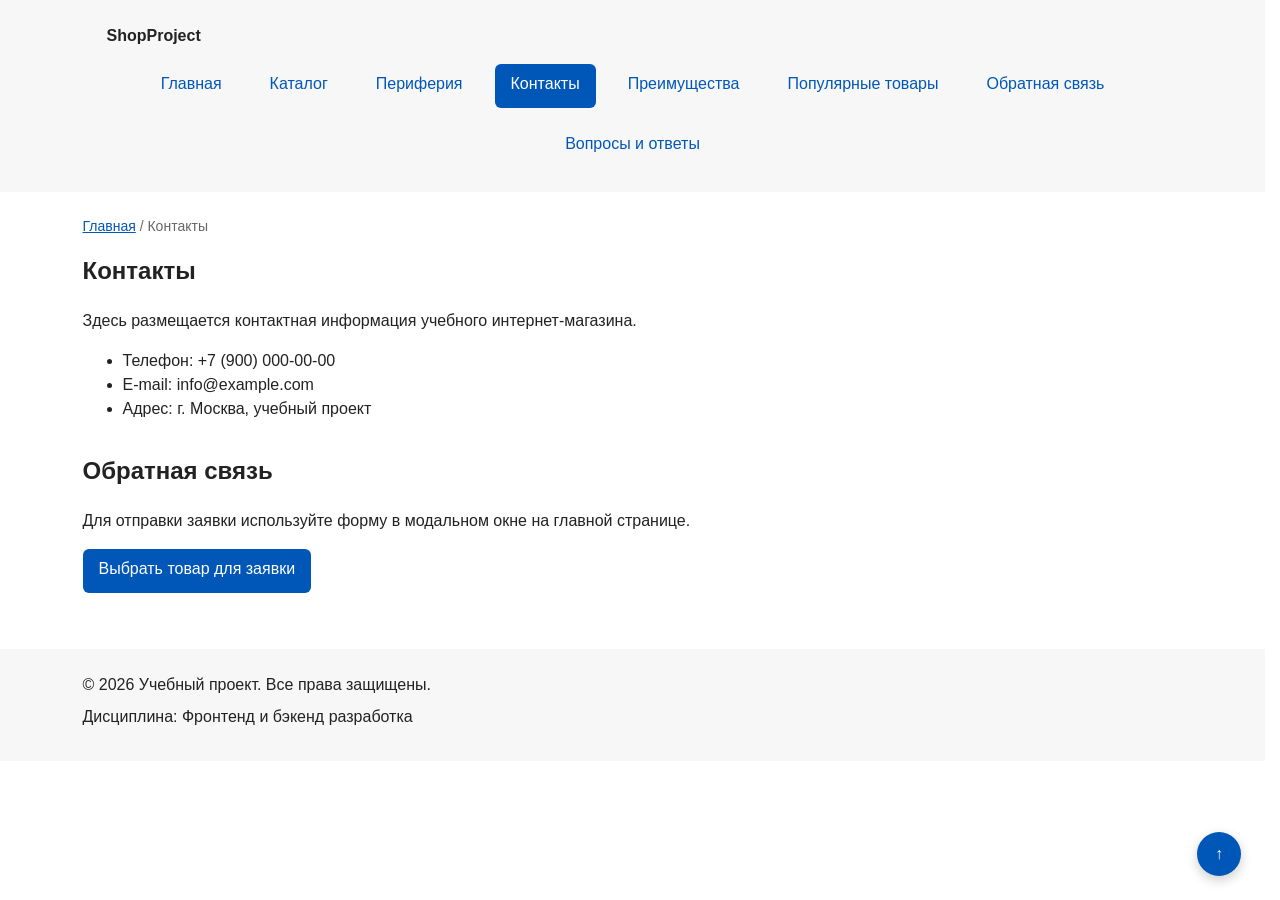
<file: contacts.html>
<!doctype html>
<html lang="ru">
  <head>
    <meta charset="UTF-8" />
    <meta name="viewport" content="width=device-width, initial-scale=1.0" />
    <meta
      name="description"
      content="Контактная информация учебного интернет-магазина."
    />
    <title>Контакты — Учебный интернет-магазин</title>
    <link rel="stylesheet" href="css/style.css" />
    <script src="js/main.js" defer></script>
  </head>
  <body>
    <a class="skip-link" href="#main-content">Перейти к содержимому</a>
    <header class="site-header">
      <div class="site-header__inner">
        <a class="site-header__logo" href="index.html">ShopProject</a>

        <nav class="site-nav" aria-label="Основная навигация">
          <ul class="site-nav__list">
            <li class="site-nav__item"><a class="site-nav__link" href="index.html">Главная</a></li>
            <li class="site-nav__item"><a class="site-nav__link" href="catalog.html">Каталог</a></li>
            <li class="site-nav__item"><a class="site-nav__link" href="category.html">Периферия</a></li>
            <li class="site-nav__item"><a class="site-nav__link site-nav__link--active" href="contacts.html" aria-current="page">Контакты</a></li>
            <li class="site-nav__item"><a class="site-nav__link" href="index.html#advantages">Преимущества</a></li>
            <li class="site-nav__item"><a class="site-nav__link" href="index.html#popular">Популярные товары</a></li>
            <li class="site-nav__item"><a class="site-nav__link" href="contacts.html#feedback">Обратная связь</a></li>
            <li class="site-nav__item"><a class="site-nav__link" href="catalog.html#faq">Вопросы и ответы</a></li>
          </ul>
        </nav>
      </div>
    </header>

    <main id="main-content" tabindex="-1">
      <nav class="breadcrumbs" aria-label="Хлебные крошки">
        <a class="breadcrumbs__link" href="index.html">Главная</a>
        <span class="breadcrumbs__current">Контакты</span>
      </nav>

      <section class="section">
        <h1 class="section__title">Контакты</h1>
        <p class="section__text">
          Здесь размещается контактная информация учебного интернет-магазина.
        </p>

        <ul>
          <li>Телефон: +7 (900) 000-00-00</li>
          <li>E-mail: info@example.com</li>
          <li>Адрес: г. Москва, учебный проект</li>
        </ul>
      </section>

      <section class="section" id="feedback">
        <h2 class="section__title">Обратная связь</h2>
        <p class="section__text">
          Для отправки заявки используйте форму в модальном окне на главной
          странице.
        </p>
        <a class="button button--primary" href="index.html#popular">Выбрать товар для заявки</a>
      </section>
    </main>

    <a class="back-to-top" href="#" aria-label="Вернуться в начало страницы">↑</a>

    <footer class="site-footer">
      <p class="site-footer__text">&copy; 2026 Учебный проект. Все права защищены.</p>
      <p class="site-footer__text">Дисциплина: Фронтенд и бэкенд разработка</p>
    </footer>
  </body>
</html>
</file>
<file: css/style.css>
/* ===============================
   1. Переменные проекта
   =============================== */
:root {
  /* Основные цвета проекта */
  --color-bg: #ffffff;
  --color-text: #222222;
  --color-muted: #666666;
  --color-primary: #0057b8;
  --color-primary-dark: #003f86;
  --color-border: #dddddd;
  --color-surface: #f7f7f7;
  --color-surface-accent: #eef5ff;
  --color-danger: #b00020;
  --color-success: #14752a;
  --color-success-bg: #eefaf0;
  --color-discount-bg: #fff2f4;
  --color-white: #ffffff;

  /* Отступы */
  --space-xs: 4px;
  --space-sm: 8px;
  --space-md: 16px;
  --space-lg: 24px;
  --space-xl: 32px;

  /* Скругления */
  --radius-sm: 6px;
  --radius-md: 8px;
  --radius-lg: 12px;

  /* Размеры */
  --container-width: 1100px;
}

/* ===============================
   2. Базовые стили
   =============================== */

* {
  box-sizing: border-box;
}

body {
  margin: 0;
  min-width: 320px;
  font-family: Arial, sans-serif;
  line-height: 1.5;
  color: var(--color-text);
  background-color: var(--color-bg);
}

main {
  padding: var(--space-lg);
}

.site-footer {
  padding: var(--space-lg);
  background-color: var(--color-surface);
}

.site-footer__text {
  max-width: var(--container-width);
  margin: 0 auto var(--space-sm);
}

/* ===============================
   3. Общие элементы интерфейса
   =============================== */

a {
  color: var(--color-primary);
}

a:hover {
  color: var(--color-primary-dark);
}

a:focus-visible {
  outline: 2px solid var(--color-primary);
  outline-offset: 3px;
}

.button {
  display: inline-block;
  padding: var(--space-sm) var(--space-md);
  border: none;
  border-radius: var(--radius-sm);
  font: inherit;
  text-decoration: none;
  cursor: pointer;
}

.button--primary {
  color: var(--color-white);
  background-color: var(--color-primary);
}

.button--primary:hover {
  background-color: var(--color-primary-dark);
}

.button--secondary {
  color: var(--color-primary);
  background-color: transparent;
  border: 1px solid var(--color-primary);
}

.button--secondary:hover {
  color: var(--color-white);
  background-color: var(--color-primary);
}

.button:focus-visible {
  outline: 2px solid var(--color-primary);
  outline-offset: 3px;
}

.button:disabled,
.button--disabled {
  opacity: 0.6;
  cursor: not-allowed;
}

/* ===============================
   4. Компоненты страницы
   =============================== */

.site-header {
  position: sticky;
  top: 0;
  z-index: 20;
  background-color: var(--color-surface);
}

.site-header__inner {
  max-width: var(--container-width);
  margin: 0 auto;
  padding: var(--space-lg);
}

.site-header__logo {
  font-weight: 700;
  color: var(--color-text);
  text-decoration: none;
}

.site-nav__list {
  display: flex;
  flex-wrap: wrap;
  justify-content: center;
  align-items: center;
  gap: var(--space-md);
  padding: 0;
  margin: var(--space-md) 0 0;
  list-style: none;
}

.site-nav__link {
  display: inline-block;
  padding: var(--space-sm) var(--space-md);
  color: var(--color-primary);
  text-decoration: none;
  border-radius: var(--radius-sm);
}

.site-nav__link:hover {
  color: var(--color-white);
  background-color: var(--color-primary);
}

.site-nav__link:focus-visible {
  outline: 2px solid var(--color-primary);
  outline-offset: 3px;
}

.site-nav__link--active {
  color: var(--color-white);
  background-color: var(--color-primary);
}

.hero {
  max-width: var(--container-width);
  margin: 0 auto var(--space-xl);
  padding: var(--space-xl) var(--space-lg);
  background-color: var(--color-surface-accent);
  border-radius: var(--radius-lg);
}

.hero__title {
  margin-top: 0;
}

.section {
  max-width: var(--container-width);
  margin: 0 auto var(--space-xl);
}

.section__title {
  margin-top: 0;
}

.advantages-list {
  display: grid;
  grid-template-columns: repeat(3, 1fr);
  gap: var(--space-lg);
}

.products-grid {
  display: grid;
  grid-template-columns: repeat(3, minmax(0, 1fr));
  gap: var(--space-lg);
}

.product-card {
  position: relative;
  display: flex;
  flex-direction: column;
  gap: var(--space-sm);
  margin-bottom: 0;
  padding: var(--space-md);
  border: 1px solid var(--color-border);
  border-radius: var(--radius-md);
  background-color: var(--color-bg);
}

.product-card:hover {
  border-color: var(--color-primary);
}

.product-card--featured {
  border-color: var(--color-primary);
  background-color: var(--color-surface-accent);
}

.product-card--new {
  border-color: var(--color-success);
}

.product-card--new .product-card__badge {
  background-color: var(--color-success);
}

.product-card--discount {
  border-color: var(--color-danger);
}

.product-card--discount .product-card__badge {
  background-color: var(--color-danger);
}

.product-card[hidden] {
  display: none;
}

.product-card__category,
.product-card__old-price {
  margin: 0;
  color: var(--color-muted);
  font-size: 0.875rem;
}

.product-card__media {
  display: grid;
  place-items: center;
  aspect-ratio: 4 / 3;
  overflow: hidden;
  margin-bottom: var(--space-sm);
  border-radius: var(--radius-sm);
  background: #fff;
}

.product-card__img {
  display: block;
  width: 100%;
  height: 100%;
  min-height: 0;
  object-fit: contain;
}

.product-card__fallback {
  padding: var(--space-md);
  text-align: center;
  color: var(--color-muted);
}

.product-card__title {
  margin: 0 0 var(--space-sm);
  color: var(--color-text);
}

.product-card__description {
  margin: 0 0 var(--space-md);
  color: var(--color-muted);
}

.product-card__price {
  margin: 0;
  font-weight: 700;
}

.product-card--discount .product-card__price {
  color: var(--color-danger);
}

.product-card__button {
  margin-top: auto;
  align-self: flex-start;
}

.product-card__badge {
  position: absolute;
  top: var(--space-lg);
  right: var(--space-lg);
  z-index: 1;
  padding: var(--space-xs) var(--space-sm);
  color: var(--color-white);
  background-color: var(--color-primary);
  border-radius: var(--radius-sm);
  font-size: 0.8rem;
  font-weight: bold;
}

.catalog-layout {
  max-width: var(--container-width);
  margin: 0 auto var(--space-xl);
  display: grid;
  grid-template-columns: 260px minmax(0, 1fr);
  grid-template-areas: "filters products";
  gap: var(--space-lg);
}

.catalog-filters {
  grid-area: filters;
  position: sticky;
  top: calc(var(--site-header-height, 0px) + var(--space-md));
  align-self: start;
  max-height: calc(100vh - var(--site-header-height, 0px) - 32px);
  max-height: calc(100dvh - var(--site-header-height, 0px) - 32px);
  overflow-y: auto;
  padding: var(--space-md);
  border: 1px solid var(--color-border);
  border-radius: var(--radius-md);
  background-color: var(--color-surface);
}

.catalog-filters__title,
.catalog-products__title,
.aside-info__title {
  margin-top: 0;
}

.catalog-products {
  grid-area: products;
  min-width: 0;
}

.catalog-products__toolbar {
  display: flex;
  flex-wrap: wrap;
  justify-content: space-between;
  align-items: center;
  gap: var(--space-md);
  margin-bottom: var(--space-lg);
}

.catalog-products__title {
  margin-bottom: var(--space-xs);
}

.catalog-products__count {
  margin: 0;
  color: var(--color-muted);
}

.catalog-products__empty {
  padding: var(--space-lg);
  border: 1px dashed var(--color-border);
  border-radius: var(--radius-md);
  background-color: var(--color-surface);
}

.catalog-products__empty-title {
  margin-top: 0;
}

.filters-form {
  display: grid;
  gap: var(--space-md);
}

.filters-form__fieldset {
  margin: 0;
  padding: var(--space-md);
  border: 1px solid var(--color-border);
  border-radius: var(--radius-sm);
}

.filters-form__legend {
  font-weight: 700;
}

.filters-form__range {
  display: grid;
  grid-template-columns: repeat(2, minmax(0, 1fr));
  gap: var(--space-sm);
}

.filters-form__hint {
  margin: 0;
  font-size: 0.875rem;
  color: var(--color-muted);
}

.filters-form__label {
  display: block;
  margin-bottom: var(--space-sm);
}

.filters-form__input {
  width: 100%;
  min-width: 0;
  padding: 8px 10px;
  border: 1px solid var(--color-border);
  border-radius: var(--radius-sm);
  font: inherit;
}

.aside-info {
  max-width: var(--container-width);
  margin: 0 auto var(--space-xl);
  padding: var(--space-md);
  border-left: 4px solid var(--color-primary);
  background-color: var(--color-surface);
}

.faq__item {
  margin-bottom: var(--space-sm);
  border: 1px solid var(--color-border);
  border-radius: var(--radius-md);
  background-color: var(--color-bg);
}

.faq__item[open] {
  border-color: var(--color-primary);
}

.faq__question {
  padding: var(--space-md);
  border-radius: var(--radius-md);
  font-weight: 700;
  cursor: pointer;
}

.faq__question:hover,
.faq__item[open] .faq__question {
  background-color: var(--color-surface-accent);
}

.faq__question:focus-visible {
  outline: 2px solid var(--color-primary);
  outline-offset: 3px;
}

.faq__answer {
  padding: 0 var(--space-md);
  color: var(--color-muted);
}
/* ===============================
   5. Форма и модальное окно
   =============================== */

.order-form__field {
  margin-bottom: var(--space-md);
}

.order-form__label {
  display: block;
  margin-bottom: var(--space-xs);
}

.order-form__input,
.order-form__select,
.order-form__textarea {
  width: 100%;
  padding: 10px 12px;
  border: 1px solid var(--color-border);
  border-radius: var(--radius-sm);
  font: inherit;
}

.order-form__input:hover,
.order-form__select:hover,
.order-form__textarea:hover {
  border-color: var(--color-primary);
}

.order-form__input:focus-visible,
.order-form__select:focus-visible,
.order-form__textarea:focus-visible {
  outline: 2px solid var(--color-primary);
  outline-offset: 3px;
}

.order-form__actions {
  display: flex;
  gap: var(--space-md);
  margin-top: var(--space-lg);
}

.order-dialog {
  width: min(calc(100% - 32px), 680px);
  max-height: calc(100vh - 32px);
  max-height: calc(100dvh - 32px);
  overflow-y: auto;
  overscroll-behavior: contain;
  box-shadow: 0 24px 80px rgb(0 0 0 / 25%);
  padding: var(--space-lg);
  border: none;
  border-radius: var(--radius-lg);
}

.order-dialog::backdrop {
  background-color: rgba(0, 0, 0, 0.5);
}

.order-dialog__title {
  margin: 0;
  font-size: 1.5rem;
}

.order-form__hint {
  display: block;
  margin-top: var(--space-xs);
  color: var(--color-muted);
}

.order-form__checkbox-label {
  display: flex;
  align-items: flex-start;
  gap: var(--space-sm);
}

.order-form__checkbox {
  margin-top: var(--space-xs);
}

.order-form__checkbox:focus-visible,
.filters-form__checkbox:focus-visible,
.filters-form__input:focus-visible {
  outline: 2px solid var(--color-primary);
  outline-offset: 3px;
}

.filters-form__input:hover {
  border-color: var(--color-primary);
}

[aria-invalid="true"] {
  border-color: var(--color-danger);
}

.back-to-top {
  position: fixed;
  right: var(--space-lg);
  bottom: var(--space-lg);
  z-index: 10;
  display: grid;
  place-items: center;
  width: 44px;
  height: 44px;
  color: var(--color-white);
  background-color: var(--color-primary);
  border-radius: 50%;
  box-shadow: 0 4px 12px rgba(0, 0, 0, 0.2);
  text-decoration: none;
}

.back-to-top:hover {
  color: var(--color-white);
  background-color: var(--color-primary-dark);
}

@media (max-width: 900px) {
  .catalog-layout {
    grid-template-columns: 1fr;
    grid-template-areas:
      "filters"
      "products";
  }

  .catalog-filters {
    position: static;
    max-height: none;
    overflow-y: visible;
  }

  .catalog-products .products-grid {
    grid-template-columns: repeat(2, minmax(0, 1fr));
  }
}

@media (max-width: 540px) {
  .catalog-products .products-grid {
    grid-template-columns: 1fr;
  }

  .catalog-products__sorting {
    width: 100%;
  }
}

@media (max-width: 700px) {
  .advantages-list,
  .products-grid {
    grid-template-columns: 1fr;
  }

  .order-form__actions {
    flex-wrap: wrap;
  }
}

.breadcrumbs {
  max-width: var(--container-width);
  margin: 0 auto var(--space-md);
  font-size: 14px;
  color: var(--color-muted);
}

.breadcrumbs__link  {
  color: var(--color-primary);
}

.breadcrumbs__current::before {
  content: " / ";
  color: var(--color-muted);
}

html {
  scroll-behavior: smooth;
  scroll-padding-top: calc(var(--site-header-height, 0px) + var(--space-md));
}

:target {
  outline: 2px dashed var(--color-primary);
  outline-offset: 4px;
}

/* Доступность и дополнительные страницы */
[hidden] {
  display: none !important;
}

html {
  scrollbar-gutter: stable;
}

.dialog-open {
  overflow: hidden;
}

.skip-link {
  position: fixed;
  top: 8px;
  left: 8px;
  z-index: 100;
  padding: 12px 16px;
  background: var(--color-white);
  border: 2px solid var(--color-primary);
  transform: translateY(-150%);
}

.skip-link:focus {
  transform: translateY(0);
}

.button,
.site-nav__link {
  min-height: 44px;
}

a.button--primary:hover {
  color: var(--color-white);
}

.hero__link {
  margin: var(--space-xs) var(--space-sm) var(--space-xs) 0;
}

.category-intro {
  padding: var(--space-xl);
  background: var(--color-surface-accent);
  border-radius: var(--radius-lg);
  border-left: 4px solid var(--color-primary);
}

.category-intro__eyebrow {
  margin-top: 0;
  color: var(--color-primary-dark);
  font-size: 0.875rem;
  font-weight: 700;
}

.breadcrumbs__link--nested::before {
  content: " / ";
  color: var(--color-muted);
}

.order-dialog__header {
  display: flex;
  align-items: flex-start;
  justify-content: space-between;
  gap: var(--space-md);
}

.order-dialog__close {
  flex: 0 0 44px;
  width: 44px;
  height: 44px;
  border: 1px solid var(--color-border);
  border-radius: var(--radius-sm);
  color: var(--color-text);
  background: var(--color-surface);
  font: inherit;
  font-size: 1.75rem;
  cursor: pointer;
}

.order-dialog__close:hover {
  background: var(--color-surface-accent);
}

.order-dialog__close:focus-visible,
.order-dialog__title:focus-visible,
.order-dialog__success h3:focus-visible {
  outline: 2px solid var(--color-primary);
  outline-offset: 3px;
}

.order-dialog__description {
  color: var(--color-muted);
}

.order-dialog__product {
  display: flex;
  justify-content: space-between;
  flex-wrap: wrap;
  gap: var(--space-sm);
  padding: var(--space-md);
  border-radius: var(--radius-sm);
  background: var(--color-surface-accent);
}

.order-dialog__product p {
  margin: 0;
  font-weight: 700;
}

.order-dialog__price {
  white-space: nowrap;
}

.order-form__grid {
  display: grid;
  grid-template-columns: repeat(2, minmax(0, 1fr));
  gap: 0 var(--space-md);
}

.order-form__input,
.order-form__select {
  min-width: 0;
  min-height: 44px;
}

.order-form__textarea {
  resize: vertical;
}

.order-form__hint {
  font-size: 0.8125rem;
}

.order-form__checkbox-label {
  align-items: center;
  min-height: 44px;
  cursor: pointer;
}

.order-form__checkbox {
  flex-shrink: 0;
  width: 20px;
  height: 20px;
  margin: 0;
  accent-color: var(--color-primary);
}

.order-form__error {
  display: block;
  margin-top: var(--space-xs);
  color: var(--color-danger);
  font-size: 0.875rem;
}

.order-form__summary {
  color: var(--color-danger);
  font-weight: 700;
}

.order-form__error:empty,
.order-form__summary:empty {
  display: none;
}

.order-dialog__success {
  margin-top: var(--space-lg);
  padding: var(--space-lg);
  border-radius: var(--radius-md);
  background: var(--color-success-bg);
  border-left: 4px solid var(--color-success);
}

@media (prefers-reduced-motion: reduce) {
  html { scroll-behavior: auto; }
}

.image-note { color: var(--color-muted); font-size: 0.875rem; }
</file>
